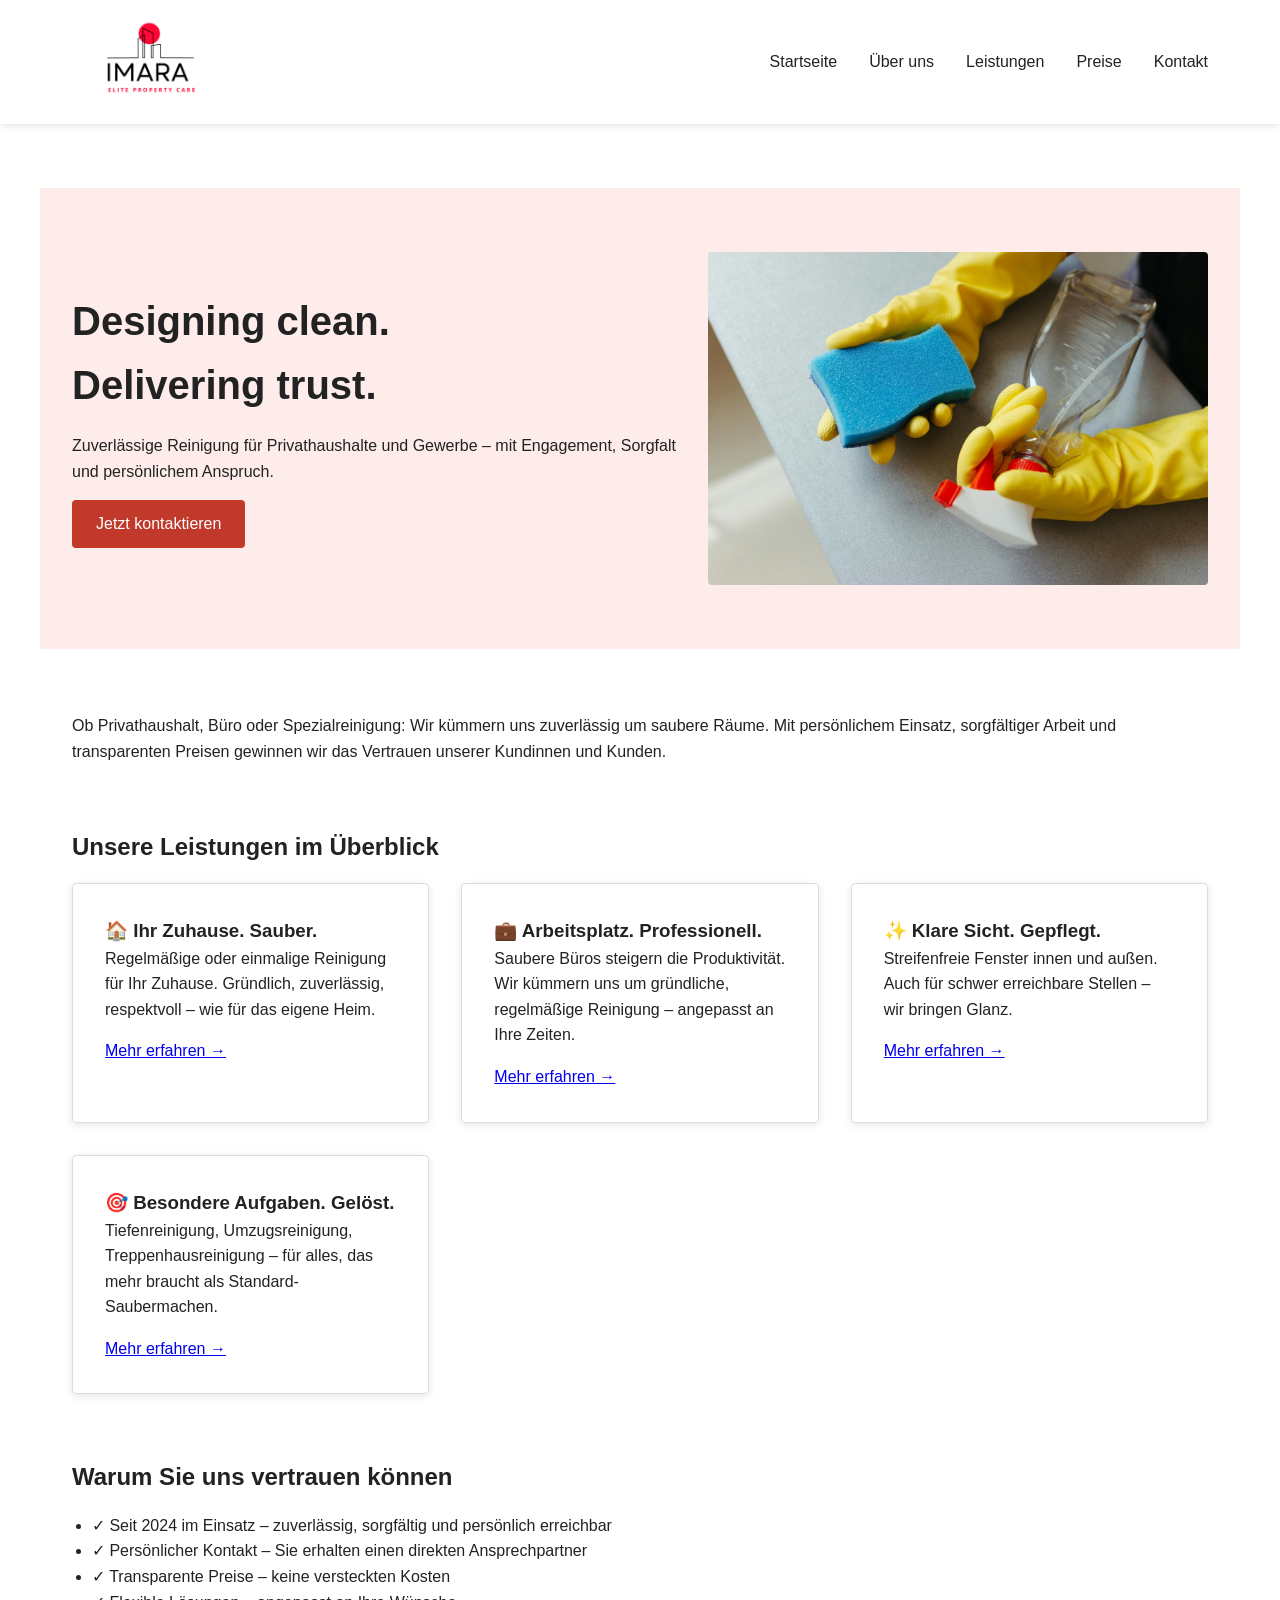
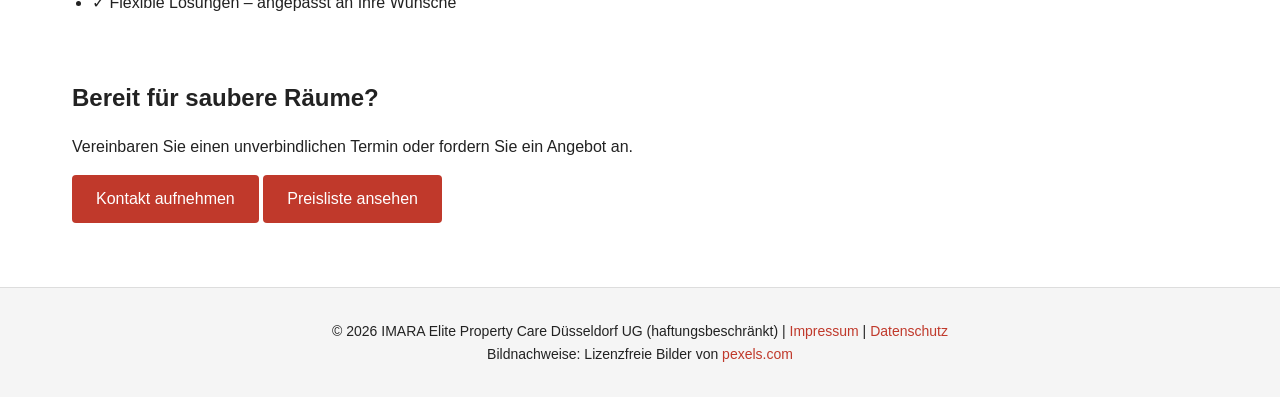
<file: index.html>
<!DOCTYPE html>
<html lang="de">
<head>
  <meta charset="UTF-8">
  <link rel="icon" href="assets/images/icons/favicon.ico" type="image/x-icon">
  <meta name="viewport" content="width=device-width, initial-scale=1.0">
  <meta name="description" content="Professionelle Gebäudereinigung in Düsseldorf – IMARA Elite Property Care Düsseldorf UG (haftungsbeschränkt). Büroreinigung, Praxisreinigung, Haushaltsreinigung & mehr. Jetzt Angebot anfordern!">
  <title>Gebäudereinigung Düsseldorf | IMARA Elite Property Care Düsseldorf UG (haftungsbeschränkt)</title>
  <link rel="canonical" href="https://www.imara-epc.de/">
  <link rel="stylesheet" href="assets/css/variables.css">
  <link rel="stylesheet" href="assets/css/style.css">
  <link rel="stylesheet" href="assets/css/responsive.css">
</head>
<body>
  <header>
    <nav>
      <a href="index.html"><img src="assets/images/logo/logo_imara_small.png" alt="IMARA Elite Property Care Düsseldorf UG (haftungsbeschränkt)" width="150"></a>
      <button class="nav-toggle" aria-label="Menü öffnen" aria-expanded="false">☰</button>
      <ul>
        <li><a href="index.html">Startseite</a></li>
        <li><a href="about.html">Über uns</a></li>
        <li><a href="services.html">Leistungen</a></li>
        <li><a href="pricing.html">Preise</a></li>
        <li><a href="contact.html">Kontakt</a></li>
      </ul>
    </nav>
  </header>

  <main>
    <section class="hero layout-split">
      <div>
        <h1>Designing clean. <br> Delivering trust.</h1>
        <p class="hero-copy">Zuverlässige Reinigung für Privathaushalte und Gewerbe – mit Engagement, Sorgfalt und persönlichem Anspruch.</p>
        <a href="contact.html" class="btn-primary">Jetzt kontaktieren</a>
      </div>
      <img src="assets/images/pictures/bild_1.jpg" alt="Professionelle Gebäudereinigung in Düsseldorf – IMARA Elite Property Care Düsseldorf UG (haftungsbeschränkt)" width="1600" decoding="async" fetchpriority="high">
    </section>

    <section class="intro">
      <p>Ob Privathaushalt, Büro oder Spezialreinigung: Wir kümmern uns zuverlässig um saubere Räume. Mit persönlichem Einsatz, sorgfältiger Arbeit und transparenten Preisen gewinnen wir das Vertrauen unserer Kundinnen und Kunden.</p>
    </section>

    <section class="services-overview">
      <h2>Unsere Leistungen im Überblick</h2>
      <div class="services-grid">
        <div class="service-card">
          <h3>🏠 Ihr Zuhause. Sauber.</h3>
          <p>Regelmäßige oder einmalige Reinigung für Ihr Zuhause. Gründlich, zuverlässig, respektvoll – wie für das eigene Heim.</p>
          <a href="services.html">Mehr erfahren →</a>
        </div>
        <div class="service-card">
          <h3>💼 Arbeitsplatz. Professionell.</h3>
          <p>Saubere Büros steigern die Produktivität. Wir kümmern uns um gründliche, regelmäßige Reinigung – angepasst an Ihre Zeiten.</p>
          <a href="services.html">Mehr erfahren →</a>
        </div>
        <div class="service-card">
          <h3>✨ Klare Sicht. Gepflegt.</h3>
          <p>Streifenfreie Fenster innen und außen. Auch für schwer erreichbare Stellen – wir bringen Glanz.</p>
          <a href="services.html">Mehr erfahren →</a>
        </div>
        <div class="service-card">
          <h3>🎯 Besondere Aufgaben. Gelöst.</h3>
          <p>Tiefenreinigung, Umzugsreinigung, Treppenhausreinigung – für alles, das mehr braucht als Standard-Saubermachen.</p>
          <a href="services.html">Mehr erfahren →</a>
        </div>
      </div>
    </section>

    <section class="trust">
      <h2>Warum Sie uns vertrauen können</h2>
      <ul>
        <li>✓ Seit 2024 im Einsatz – zuverlässig, sorgfältig und persönlich erreichbar</li>
        <li>✓ Persönlicher Kontakt – Sie erhalten einen direkten Ansprechpartner</li>
        <li>✓ Transparente Preise – keine versteckten Kosten</li>
        <li>✓ Flexible Lösungen – angepasst an Ihre Wünsche</li>
      </ul>
    </section>

    <section class="cta">
      <h2>Bereit für saubere Räume?</h2>
      <p class="cta-copy">Vereinbaren Sie einen unverbindlichen Termin oder fordern Sie ein Angebot an.</p>
      <a href="contact.html" class="btn-primary">Kontakt aufnehmen</a>
      <a href="pricing.html" class="btn-primary">Preisliste ansehen</a>
    </section>
  </main>

  <footer>
    <p>&copy; 2026 IMARA Elite Property Care Düsseldorf UG (haftungsbeschränkt) | <a href="impressum.html">Impressum</a> | <a href="datenschutz.html">Datenschutz</a></p>
    <p>Bildnachweise: Lizenzfreie Bilder von <a href="https://www.pexels.com" target="_blank" rel="noopener noreferrer">pexels.com</a></p>
  </footer>

  <script src="assets/js/main.js" defer></script>
  <script type="application/ld+json">
  {
    "@context": "https://schema.org",
    "@type": "LocalBusiness",
    "name": "IMARA Elite Property Care Düsseldorf UG (haftungsbeschränkt)",
    "description": "Professionelle Gebäudereinigung in Düsseldorf – Büroreinigung, Praxisreinigung, Haushaltsreinigung und mehr.",
    "url": "https://www.imara-epc.de",
    "telephone": "+4915226857715",
    "email": "info@imara-epc.de",
    "address": {
      "@type": "PostalAddress",
      "streetAddress": "Karl-Anton-Str. 17",
      "addressLocality": "Düsseldorf",
      "postalCode": "40211",
      "addressCountry": "DE"
    },
    "geo": {
      "@type": "GeoCoordinates",
      "latitude": 51.2217,
      "longitude": 6.7762
    },
    "openingHoursSpecification": {
      "@type": "OpeningHoursSpecification",
      "dayOfWeek": ["Monday","Tuesday","Wednesday","Thursday","Friday"],
      "opens": "08:00",
      "closes": "18:00"
    },
    "priceRange": "€€",
    "areaServed": {
      "@type": "City",
      "name": "Düsseldorf"
    },
    "sameAs": []
  }
  </script>
</body>
</html>
</file>
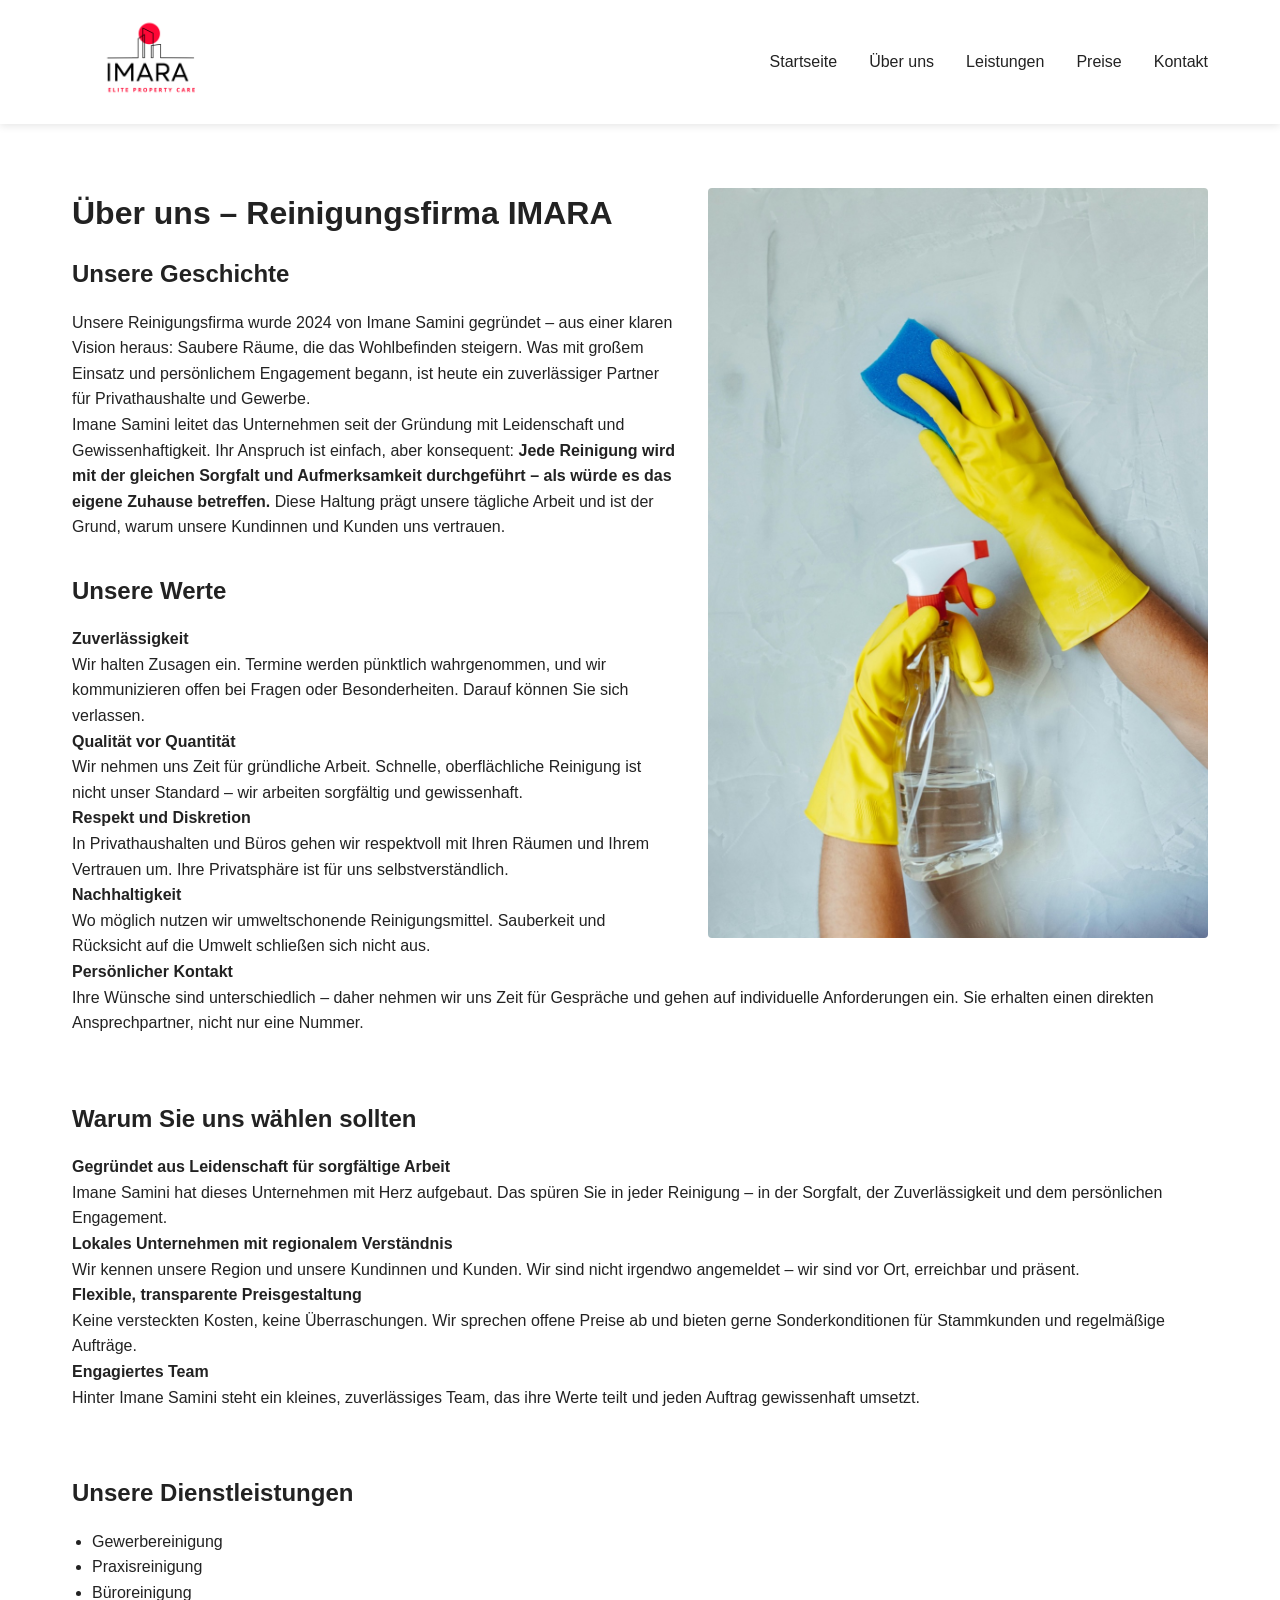
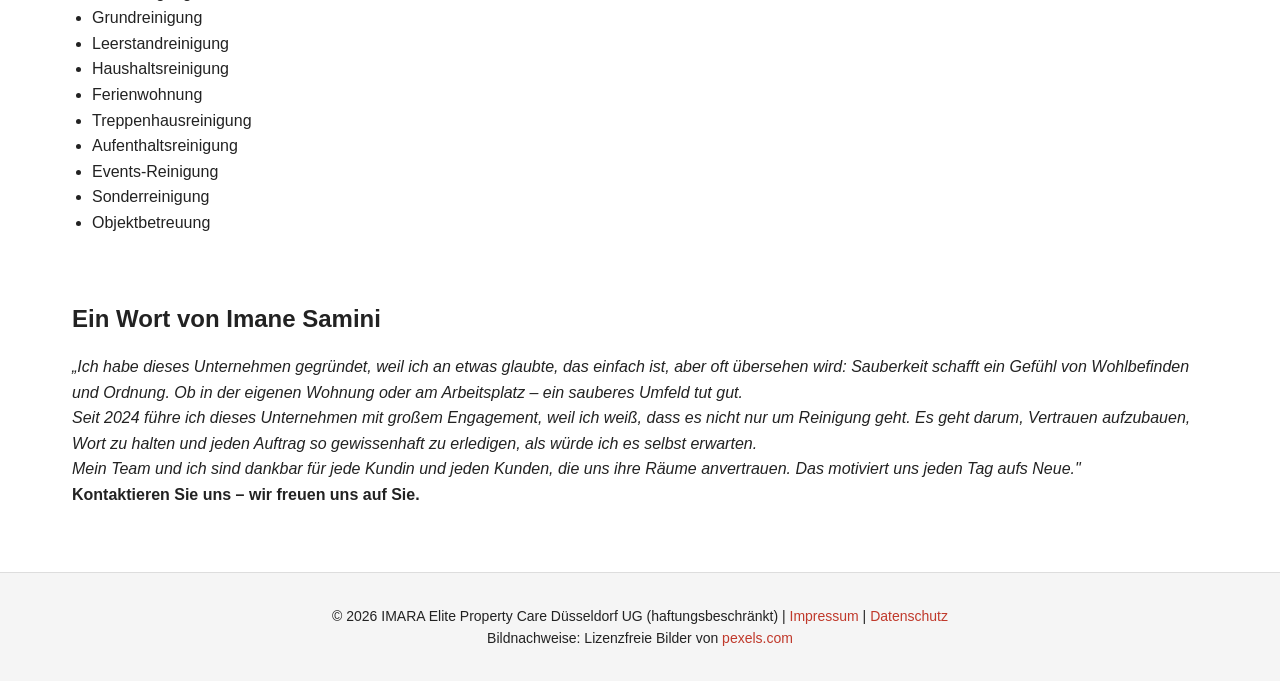
<file: about.html>
<!DOCTYPE html>
<html lang="de">
<head>
  <meta charset="UTF-8">
  <link rel="icon" href="assets/images/icons/favicon.ico" type="image/x-icon">
  <meta name="viewport" content="width=device-width, initial-scale=1.0">
  <meta name="description" content="IMARA Elite Property Care Düsseldorf UG (haftungsbeschränkt) – seit 2024 Ihre zuverlässige Reinigungsfirma in Düsseldorf. Erfahren Sie mehr über unsere Geschichte, Werte und Leistungen.">
  <title>Über uns | IMARA Elite Property Care Düsseldorf UG (haftungsbeschränkt)</title>
  <link rel="canonical" href="https://www.imara-epc.de/about.html">
  <link rel="stylesheet" href="assets/css/variables.css">
  <link rel="stylesheet" href="assets/css/style.css?v=about-layout-20260524">
  <link rel="stylesheet" href="assets/css/responsive.css?v=about-layout-20260524">
</head>
<body>
  <header>
    <nav>
      <a href="index.html"><img src="assets/images/logo/logo_imara_small.png" alt="IMARA Elite Property Care Düsseldorf UG (haftungsbeschränkt)" width="150"></a>
      <button class="nav-toggle" aria-label="Menü öffnen" aria-expanded="false">☰</button>
      <ul>
        <li><a href="index.html">Startseite</a></li>
        <li><a href="about.html">Über uns</a></li>
        <li><a href="services.html">Leistungen</a></li>
        <li><a href="pricing.html">Preise</a></li>
        <li><a href="contact.html">Kontakt</a></li>
      </ul>
    </nav>
  </header>

  <main>
    <div class="about-layout">
      <img src="assets/images/pictures/bild_2.jpg" alt="Team IMARA Elite Property Care Düsseldorf UG (haftungsbeschränkt) – Reinigungsservice Düsseldorf" class="about-float-img" width="1066" loading="lazy" decoding="async">

      <section class="company-story">
        <h1>Über uns – Reinigungsfirma IMARA</h1>
        <h2>Unsere Geschichte</h2>
        <p>Unsere Reinigungsfirma wurde 2024 von Imane Samini gegründet – aus einer klaren Vision heraus: Saubere Räume, die das Wohlbefinden steigern. Was mit großem Einsatz und persönlichem Engagement begann, ist heute ein zuverlässiger Partner für Privathaushalte und Gewerbe.</p>
        <p>Imane Samini leitet das Unternehmen seit der Gründung mit Leidenschaft und Gewissenhaftigkeit. Ihr Anspruch ist einfach, aber konsequent: <strong>Jede Reinigung wird mit der gleichen Sorgfalt und Aufmerksamkeit durchgeführt – als würde es das eigene Zuhause betreffen.</strong> Diese Haltung prägt unsere tägliche Arbeit und ist der Grund, warum unsere Kundinnen und Kunden uns vertrauen.</p>
      </section>
      <section class="values values--spaced">
        <h2>Unsere Werte</h2>
        <p><strong>Zuverlässigkeit</strong><br>
        Wir halten Zusagen ein. Termine werden pünktlich wahrgenommen, und wir kommunizieren offen bei Fragen oder Besonderheiten. Darauf können Sie sich verlassen.</p>
        <p><strong>Qualität vor Quantität</strong><br>
        Wir nehmen uns Zeit für gründliche Arbeit. Schnelle, oberflächliche Reinigung ist nicht unser Standard – wir arbeiten sorgfältig und gewissenhaft.</p>
        <p><strong>Respekt und Diskretion</strong><br>
        In Privathaushalten und Büros gehen wir respektvoll mit Ihren Räumen und Ihrem Vertrauen um. Ihre Privatsphäre ist für uns selbstverständlich.</p>
        <p><strong>Nachhaltigkeit</strong><br>
        Wo möglich nutzen wir umweltschonende Reinigungsmittel. Sauberkeit und Rücksicht auf die Umwelt schließen sich nicht aus.</p>
        <p><strong>Persönlicher Kontakt</strong><br>
        Ihre Wünsche sind unterschiedlich – daher nehmen wir uns Zeit für Gespräche und gehen auf individuelle Anforderungen ein. Sie erhalten einen direkten Ansprechpartner, nicht nur eine Nummer.</p>
      </section>

    </div>

    <section class="why-us">
      <h2>Warum Sie uns wählen sollten</h2>
      <p><strong>Gegründet aus Leidenschaft für sorgfältige Arbeit</strong><br>
      Imane Samini hat dieses Unternehmen mit Herz aufgebaut. Das spüren Sie in jeder Reinigung – in der Sorgfalt, der Zuverlässigkeit und dem persönlichen Engagement.</p>
      <p><strong>Lokales Unternehmen mit regionalem Verständnis</strong><br>
      Wir kennen unsere Region und unsere Kundinnen und Kunden. Wir sind nicht irgendwo angemeldet – wir sind vor Ort, erreichbar und präsent.</p>
      <p><strong>Flexible, transparente Preisgestaltung</strong><br>
      Keine versteckten Kosten, keine Überraschungen. Wir sprechen offene Preise ab und bieten gerne Sonderkonditionen für Stammkunden und regelmäßige Aufträge.</p>
      <p><strong>Engagiertes Team</strong><br>
      Hinter Imane Samini steht ein kleines, zuverlässiges Team, das ihre Werte teilt und jeden Auftrag gewissenhaft umsetzt.</p>
    </section>

    <section class="services-overview">
      <h2>Unsere Dienstleistungen</h2>
      <ul>
        <li>Gewerbereinigung</li>
        <li>Praxisreinigung</li>
        <li>Büroreinigung</li>
        <li>Grundreinigung</li>
        <li>Leerstandreinigung</li>
        <li>Haushaltsreinigung</li>
        <li>Ferienwohnung</li>
        <li>Treppenhausreinigung</li>
        <li>Aufenthaltsreinigung</li>
        <li>Events-Reinigung</li>
        <li>Sonderreinigung</li>
        <li>Objektbetreuung</li>
      </ul>
    </section>

    <section class="quote">
      <h2>Ein Wort von Imane Samini</h2>
      <blockquote>
        <p><em>„Ich habe dieses Unternehmen gegründet, weil ich an etwas glaubte, das einfach ist, aber oft übersehen wird: Sauberkeit schafft ein Gefühl von Wohlbefinden und Ordnung. Ob in der eigenen Wohnung oder am Arbeitsplatz – ein sauberes Umfeld tut gut.</em></p>
        <p><em>Seit 2024 führe ich dieses Unternehmen mit großem Engagement, weil ich weiß, dass es nicht nur um Reinigung geht. Es geht darum, Vertrauen aufzubauen, Wort zu halten und jeden Auftrag so gewissenhaft zu erledigen, als würde ich es selbst erwarten.</em></p>
        <p><em>Mein Team und ich sind dankbar für jede Kundin und jeden Kunden, die uns ihre Räume anvertrauen. Das motiviert uns jeden Tag aufs Neue."</em></p>
      </blockquote>
      <p><strong>Kontaktieren Sie uns – wir freuen uns auf Sie.</strong></p>
    </section>
  </main>

  <footer>
    <p>&copy; 2026 IMARA Elite Property Care Düsseldorf UG (haftungsbeschränkt) | <a href="impressum.html">Impressum</a> | <a href="datenschutz.html">Datenschutz</a></p>
    <p>Bildnachweise: Lizenzfreie Bilder von <a href="https://www.pexels.com" target="_blank" rel="noopener noreferrer">pexels.com</a></p>
  </footer>

  <script src="assets/js/main.js" defer></script>
</body>
</html>
</file>
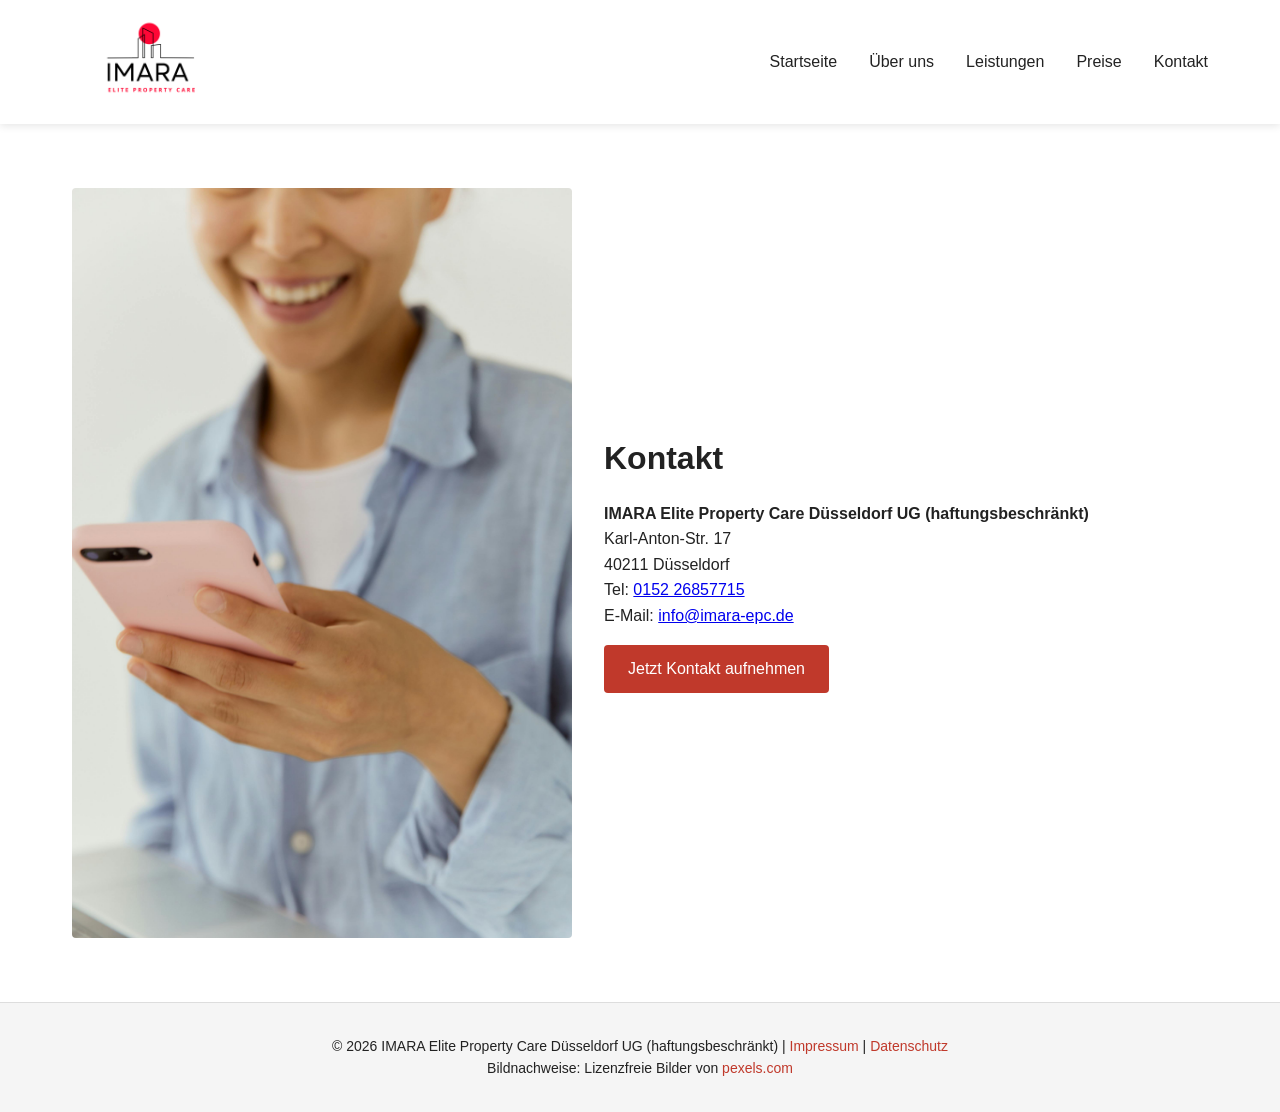
<file: contact.html>
<!DOCTYPE html>
<html lang="de">
<head>
  <meta charset="UTF-8">
  <link rel="icon" href="assets/images/icons/favicon.ico" type="image/x-icon">
  <meta name="viewport" content="width=device-width, initial-scale=1.0">
  <meta name="description" content="Kontaktieren Sie IMARA Elite Property Care Düsseldorf UG (haftungsbeschränkt) in Düsseldorf. Tel: 0152 26857715 – Ihr Reinigungsservice für Büros, Praxen, Gewerbe und Privathaushalte.">
  <title>Kontakt | IMARA Elite Property Care Düsseldorf UG (haftungsbeschränkt)</title>
  <link rel="canonical" href="https://www.imara-epc.de/contact.html">
  <link rel="stylesheet" href="assets/css/variables.css">
  <link rel="stylesheet" href="assets/css/style.css">
  <link rel="stylesheet" href="assets/css/responsive.css">
</head>
<body>
  <header>
    <nav>
      <a href="index.html"><img src="assets/images/logo/logo_imara_small.png" alt="IMARA Elite Property Care Düsseldorf UG (haftungsbeschränkt)" width="150"></a>
      <button class="nav-toggle" aria-label="Menü öffnen" aria-expanded="false">☰</button>
      <ul>
        <li><a href="index.html">Startseite</a></li>
        <li><a href="about.html">Über uns</a></li>
        <li><a href="services.html">Leistungen</a></li>
        <li><a href="pricing.html">Preise</a></li>
        <li><a href="contact.html">Kontakt</a></li>
      </ul>
    </nav>
  </header>
  <main>
    <section class="contact-info layout-split">
      <img src="assets/images/pictures/contact.jpg" alt="Kontakt IMARA Elite Property Care Düsseldorf UG (haftungsbeschränkt)">
      <div>
        <h1>Kontakt</h1>
        <p><strong>IMARA Elite Property Care Düsseldorf UG (haftungsbeschränkt)</strong></p>
        <p>Karl-Anton-Str. 17<br>40211 Düsseldorf</p>
        <p>Tel: <a href="tel:+4915226857715">0152 26857715</a></p>
        <p>E-Mail: <a href="mailto:info@imara-epc.de?subject=Reinigungsanfrage%20an%20Imara%20EPC%20D%C3%BCsseldorf%20UG&body=">info@imara-epc.de</a></p>
        <a href="mailto:info@imara-epc.de?subject=Reinigungsanfrage%20an%20Imara%20EPC%20D%C3%BCsseldorf%20UG&body=" class="btn-primary contact-cta">Jetzt Kontakt aufnehmen</a>
      </div>
    </section>

  </main>

  <footer>
    <p>&copy; 2026 IMARA Elite Property Care Düsseldorf UG (haftungsbeschränkt) | <a href="impressum.html">Impressum</a> | <a href="datenschutz.html">Datenschutz</a></p>
    <p>Bildnachweise: Lizenzfreie Bilder von <a href="https://www.pexels.com" target="_blank" rel="noopener noreferrer">pexels.com</a></p>
  </footer>

  <script src="assets/js/main.js" defer></script>
</body>
</html>
</file>
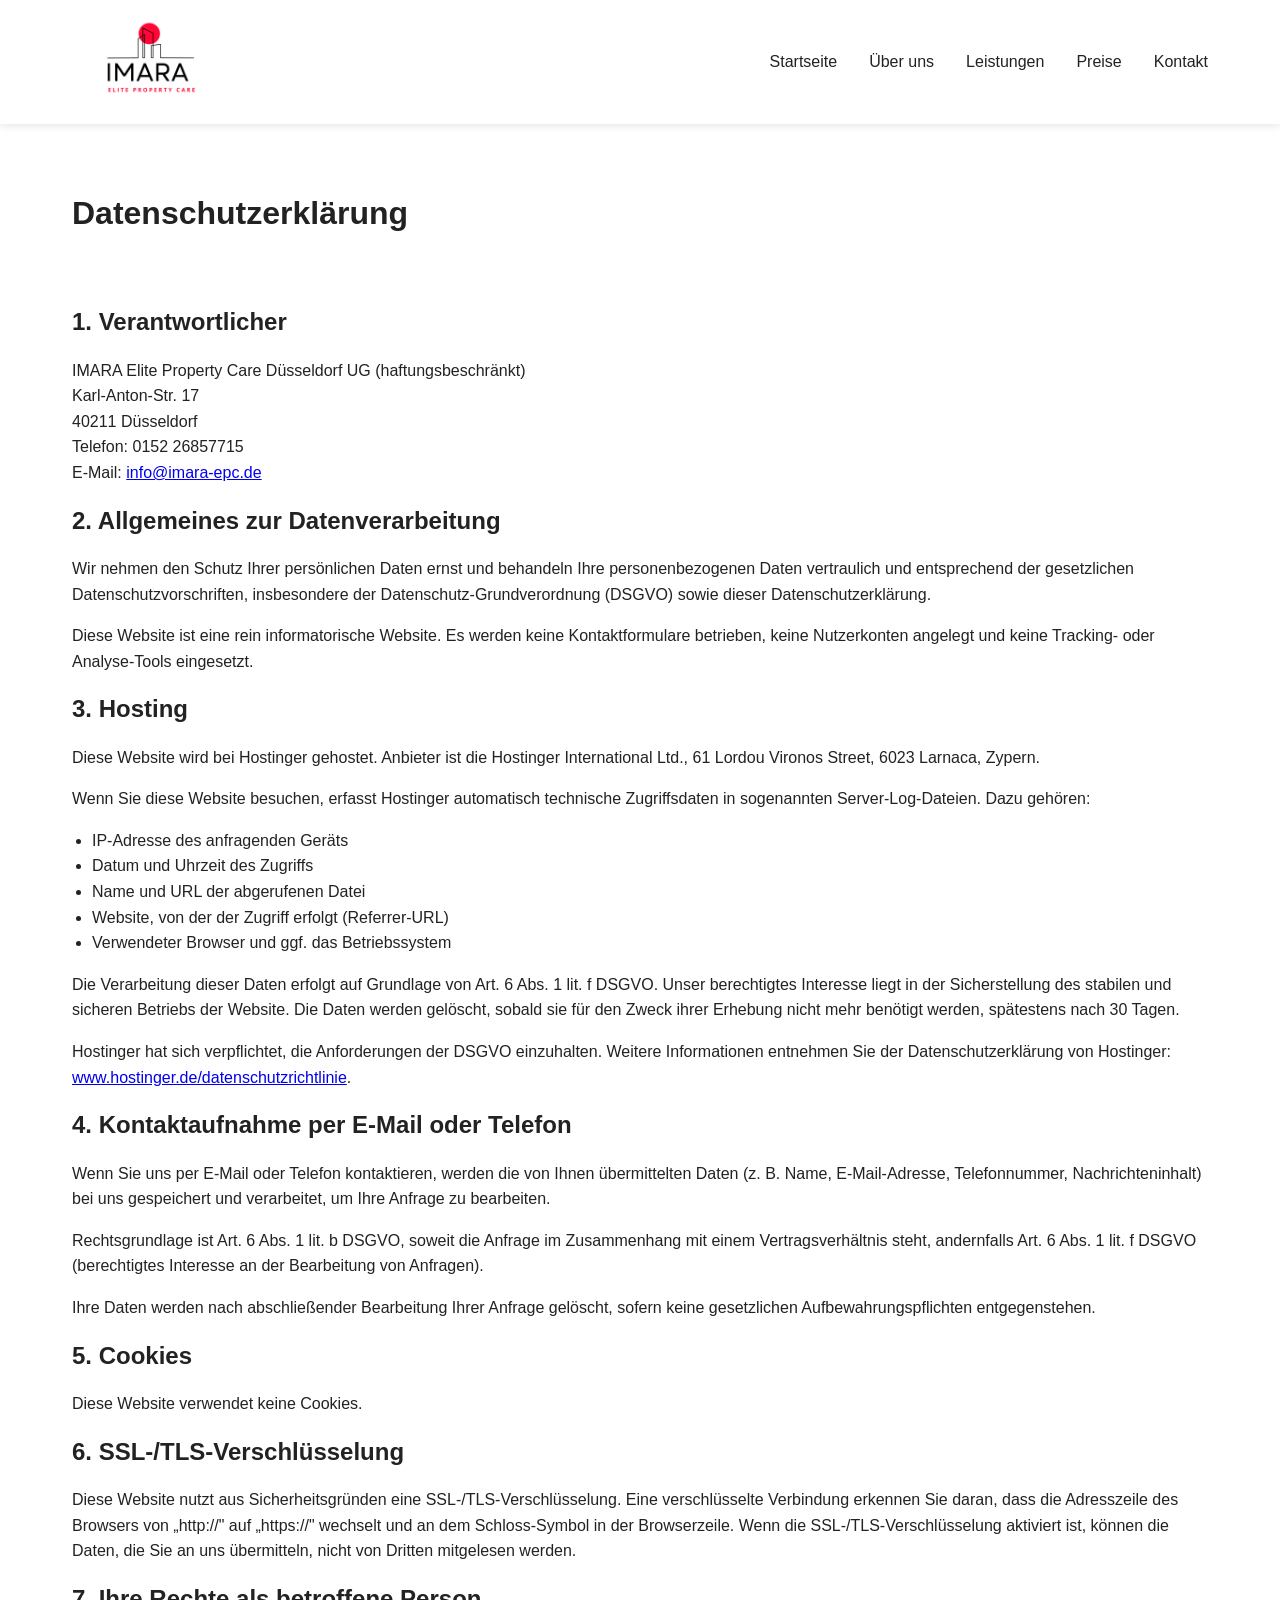
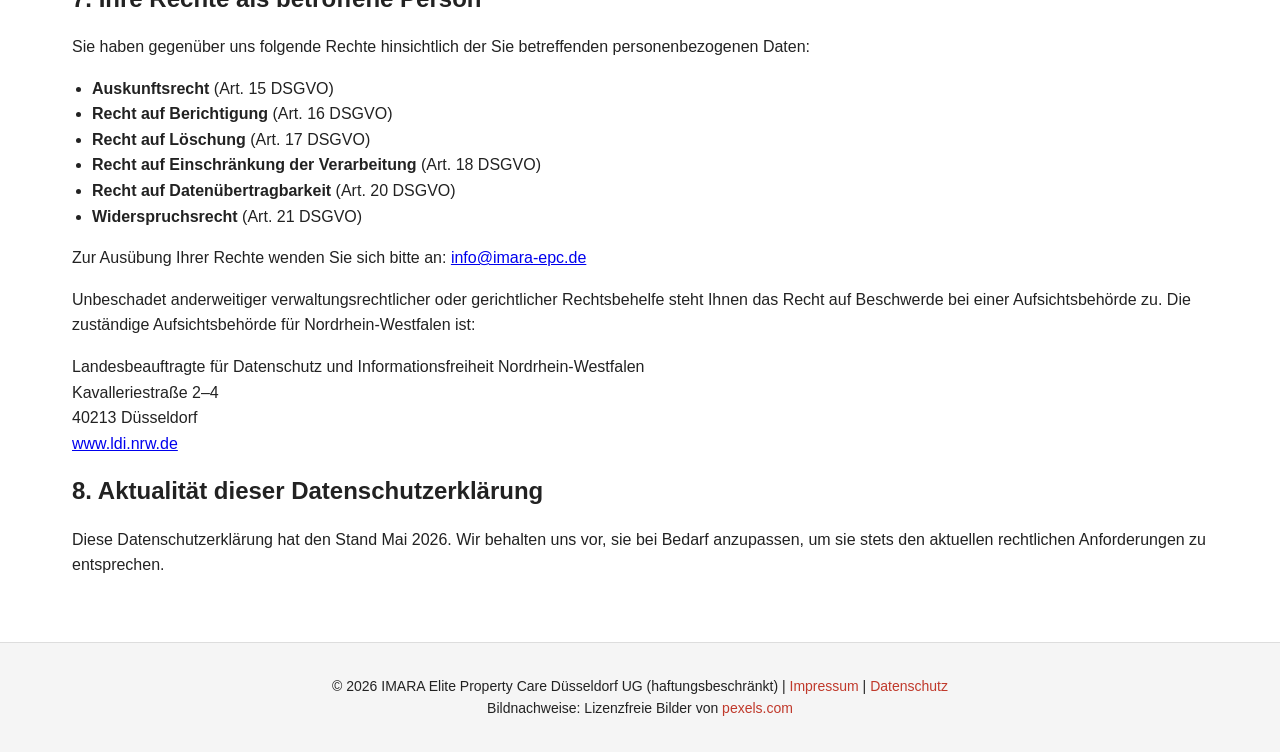
<file: datenschutz.html>
<!DOCTYPE html>
<html lang="de">
<head>
  <meta charset="UTF-8">
  <link rel="icon" href="assets/images/icons/favicon.ico" type="image/x-icon">
  <meta name="viewport" content="width=device-width, initial-scale=1.0">
  <meta name="robots" content="noindex">
  <link rel="canonical" href="https://www.imara-epc.de/datenschutz.html">
  <title>Datenschutzerklärung | IMARA Elite Property Care Düsseldorf UG (haftungsbeschränkt)</title>
  <link rel="stylesheet" href="assets/css/variables.css">
  <link rel="stylesheet" href="assets/css/style.css">
  <link rel="stylesheet" href="assets/css/responsive.css">
</head>
<body>
  <header>
    <nav>
      <a href="index.html"><img src="assets/images/logo/logo_imara_small.png" alt="IMARA Elite Property Care Düsseldorf UG (haftungsbeschränkt)" width="150"></a>
      <button class="nav-toggle" aria-label="Menü öffnen" aria-expanded="false">☰</button>
      <ul>
        <li><a href="index.html">Startseite</a></li>
        <li><a href="about.html">Über uns</a></li>
        <li><a href="services.html">Leistungen</a></li>
        <li><a href="pricing.html">Preise</a></li>
        <li><a href="contact.html">Kontakt</a></li>
      </ul>
    </nav>
  </header>

  <main>
    <h1>Datenschutzerklärung</h1>

    <h2>1. Verantwortlicher</h2>
    <p>
      IMARA Elite Property Care Düsseldorf UG (haftungsbeschränkt)<br>
      Karl-Anton-Str. 17<br>
      40211 Düsseldorf<br>
      Telefon: 0152 26857715<br>
      E-Mail: <a href="mailto:info@imara-epc.de">info@imara-epc.de</a>
    </p>

    <h2>2. Allgemeines zur Datenverarbeitung</h2>
    <p>Wir nehmen den Schutz Ihrer persönlichen Daten ernst und behandeln Ihre personenbezogenen Daten vertraulich und entsprechend der gesetzlichen Datenschutzvorschriften, insbesondere der Datenschutz-Grundverordnung (DSGVO) sowie dieser Datenschutzerklärung.</p>
    <p>Diese Website ist eine rein informatorische Website. Es werden keine Kontaktformulare betrieben, keine Nutzerkonten angelegt und keine Tracking- oder Analyse-Tools eingesetzt.</p>

    <h2>3. Hosting</h2>
    <p>Diese Website wird bei Hostinger gehostet. Anbieter ist die Hostinger International Ltd., 61 Lordou Vironos Street, 6023 Larnaca, Zypern.</p>
    <p>Wenn Sie diese Website besuchen, erfasst Hostinger automatisch technische Zugriffsdaten in sogenannten Server-Log-Dateien. Dazu gehören:</p>
          <ul>
      <li>IP-Adresse des anfragenden Geräts</li>
      <li>Datum und Uhrzeit des Zugriffs</li>
      <li>Name und URL der abgerufenen Datei</li>
      <li>Website, von der der Zugriff erfolgt (Referrer-URL)</li>
      <li>Verwendeter Browser und ggf. das Betriebssystem</li>
    </ul>
    <p>Die Verarbeitung dieser Daten erfolgt auf Grundlage von Art. 6 Abs. 1 lit. f DSGVO. Unser berechtigtes Interesse liegt in der Sicherstellung des stabilen und sicheren Betriebs der Website. Die Daten werden gelöscht, sobald sie für den Zweck ihrer Erhebung nicht mehr benötigt werden, spätestens nach 30 Tagen.</p>
    <p>Hostinger hat sich verpflichtet, die Anforderungen der DSGVO einzuhalten. Weitere Informationen entnehmen Sie der Datenschutzerklärung von Hostinger: <a href="https://www.hostinger.de/datenschutzrichtlinie" target="_blank" rel="noopener noreferrer">www.hostinger.de/datenschutzrichtlinie</a>.</p>

    <h2>4. Kontaktaufnahme per E-Mail oder Telefon</h2>
    <p>Wenn Sie uns per E-Mail oder Telefon kontaktieren, werden die von Ihnen übermittelten Daten (z. B. Name, E-Mail-Adresse, Telefonnummer, Nachrichteninhalt) bei uns gespeichert und verarbeitet, um Ihre Anfrage zu bearbeiten.</p>
    <p>Rechtsgrundlage ist Art. 6 Abs. 1 lit. b DSGVO, soweit die Anfrage im Zusammenhang mit einem Vertragsverhältnis steht, andernfalls Art. 6 Abs. 1 lit. f DSGVO (berechtigtes Interesse an der Bearbeitung von Anfragen).</p>
    <p>Ihre Daten werden nach abschließender Bearbeitung Ihrer Anfrage gelöscht, sofern keine gesetzlichen Aufbewahrungspflichten entgegenstehen.</p>

    <h2>5. Cookies</h2>
    <p>Diese Website verwendet keine Cookies.</p>

    <h2>6. SSL-/TLS-Verschlüsselung</h2>
    <p>Diese Website nutzt aus Sicherheitsgründen eine SSL-/TLS-Verschlüsselung. Eine verschlüsselte Verbindung erkennen Sie daran, dass die Adresszeile des Browsers von „http://" auf „https://" wechselt und an dem Schloss-Symbol in der Browserzeile. Wenn die SSL-/TLS-Verschlüsselung aktiviert ist, können die Daten, die Sie an uns übermitteln, nicht von Dritten mitgelesen werden.</p>

    <h2>7. Ihre Rechte als betroffene Person</h2>
    <p>Sie haben gegenüber uns folgende Rechte hinsichtlich der Sie betreffenden personenbezogenen Daten:</p>
          <ul>
      <li><strong>Auskunftsrecht</strong> (Art. 15 DSGVO)</li>
      <li><strong>Recht auf Berichtigung</strong> (Art. 16 DSGVO)</li>
      <li><strong>Recht auf Löschung</strong> (Art. 17 DSGVO)</li>
      <li><strong>Recht auf Einschränkung der Verarbeitung</strong> (Art. 18 DSGVO)</li>
      <li><strong>Recht auf Datenübertragbarkeit</strong> (Art. 20 DSGVO)</li>
      <li><strong>Widerspruchsrecht</strong> (Art. 21 DSGVO)</li>
    </ul>
    <p>Zur Ausübung Ihrer Rechte wenden Sie sich bitte an: <a href="mailto:info@imara-epc.de">info@imara-epc.de</a></p>
    <p>Unbeschadet anderweitiger verwaltungsrechtlicher oder gerichtlicher Rechtsbehelfe steht Ihnen das Recht auf Beschwerde bei einer Aufsichtsbehörde zu. Die zuständige Aufsichtsbehörde für Nordrhein-Westfalen ist:</p>
    <p>
      Landesbeauftragte für Datenschutz und Informationsfreiheit Nordrhein-Westfalen<br>
      Kavalleriestraße 2–4<br>
      40213 Düsseldorf<br>
      <a href="https://www.ldi.nrw.de" target="_blank" rel="noopener noreferrer">www.ldi.nrw.de</a>
    </p>

    <h2>8. Aktualität dieser Datenschutzerklärung</h2>
    <p>Diese Datenschutzerklärung hat den Stand Mai 2026. Wir behalten uns vor, sie bei Bedarf anzupassen, um sie stets den aktuellen rechtlichen Anforderungen zu entsprechen.</p>
  </main>

  <footer>
    <p>&copy; 2026 IMARA Elite Property Care Düsseldorf UG (haftungsbeschränkt) | <a href="impressum.html">Impressum</a> | <a href="datenschutz.html">Datenschutz</a></p>
    <p>Bildnachweise: Lizenzfreie Bilder von <a href="https://www.pexels.com" target="_blank" rel="noopener noreferrer">pexels.com</a></p>
  </footer>

  <script src="assets/js/main.js" defer></script>
</body>
</html>
</file>
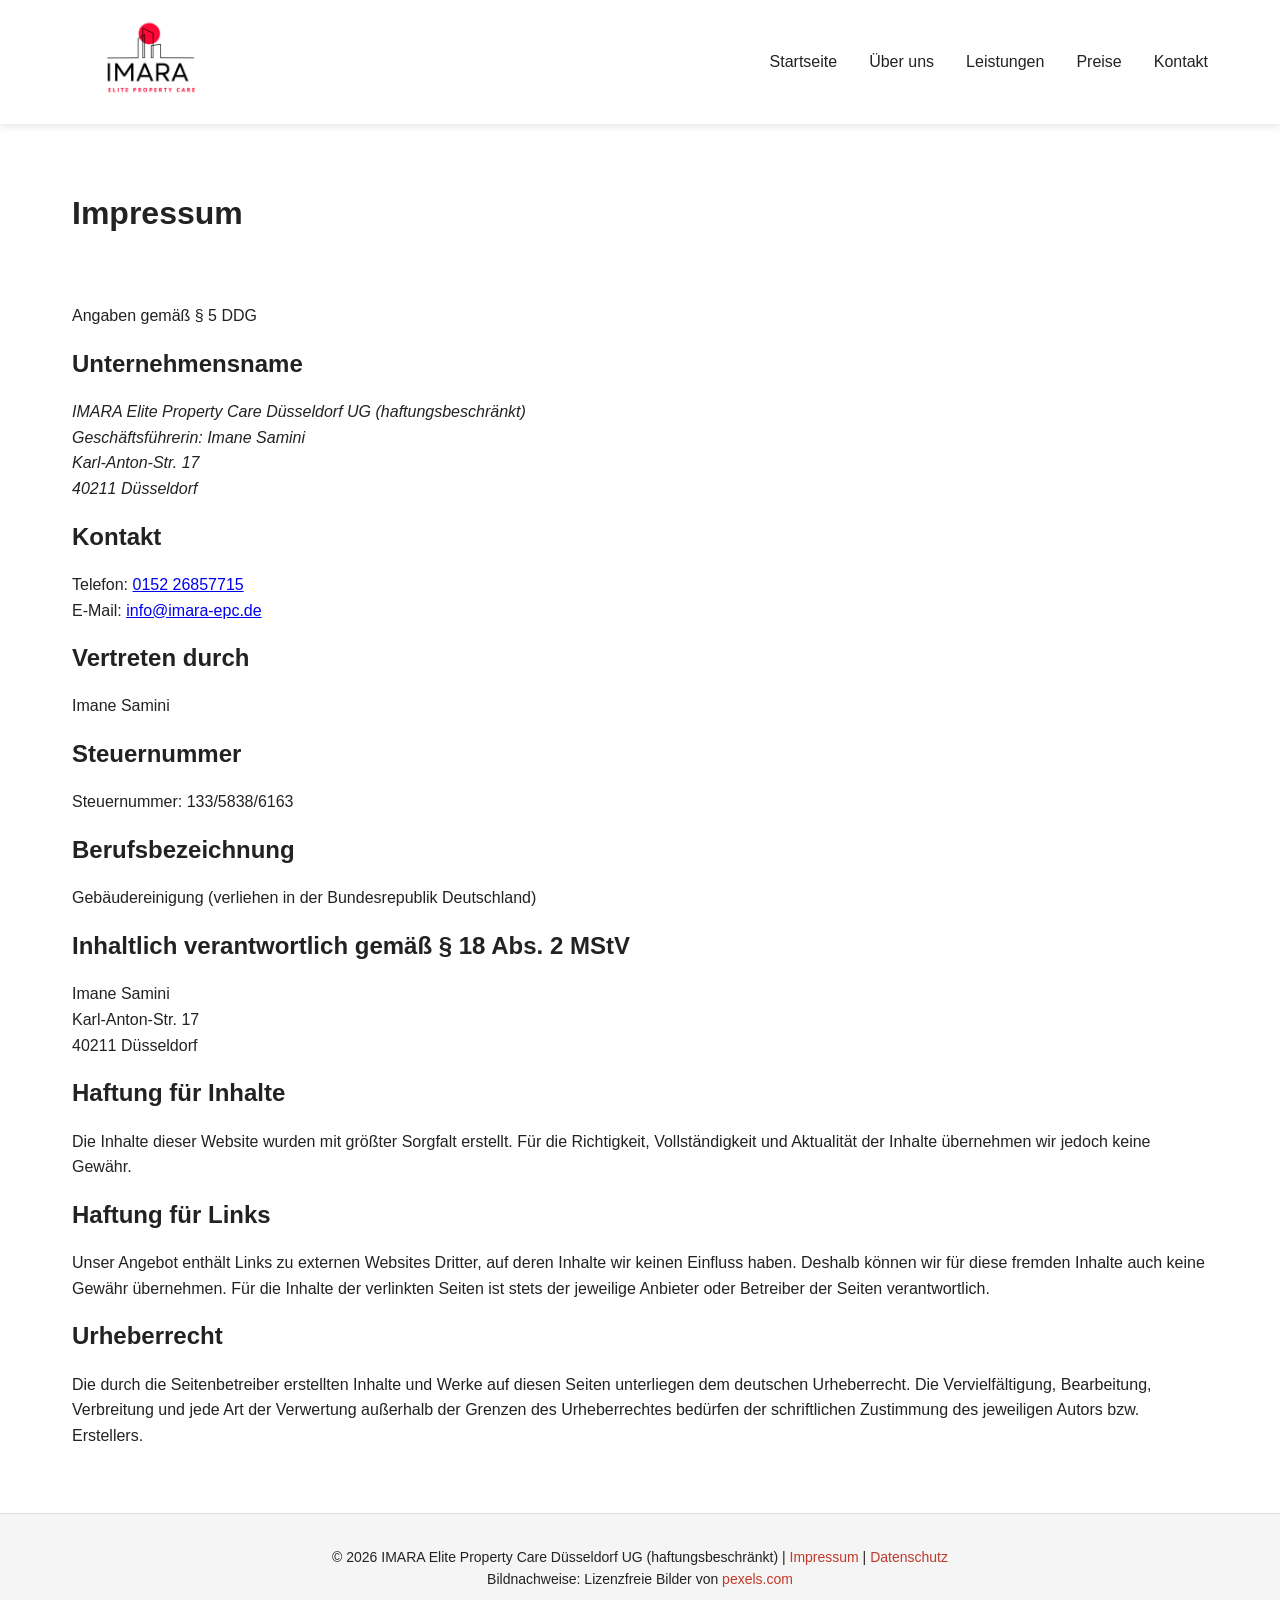
<file: impressum.html>
<!DOCTYPE html>
<html lang="de">
<head>
  <meta charset="UTF-8">
  <link rel="icon" href="assets/images/icons/favicon.ico" type="image/x-icon">
  <meta name="viewport" content="width=device-width, initial-scale=1.0">
  <meta name="robots" content="noindex">
  <link rel="canonical" href="https://www.imara-epc.de/impressum.html">
  <title>Impressum | IMARA Elite Property Care Düsseldorf UG (haftungsbeschränkt)</title>
  <link rel="stylesheet" href="assets/css/variables.css">
  <link rel="stylesheet" href="assets/css/style.css">
  <link rel="stylesheet" href="assets/css/responsive.css">
</head>
<body>
  <header>
    <nav>
      <a href="index.html"><img src="assets/images/logo/logo_imara_small.png" alt="IMARA Elite Property Care Düsseldorf UG (haftungsbeschränkt)" width="150"></a>
      <button class="nav-toggle" aria-label="Menü öffnen" aria-expanded="false">☰</button>
      <ul>
        <li><a href="index.html">Startseite</a></li>
        <li><a href="about.html">Über uns</a></li>
        <li><a href="services.html">Leistungen</a></li>
        <li><a href="pricing.html">Preise</a></li>
        <li><a href="contact.html">Kontakt</a></li>
      </ul>
    </nav>
  </header>

  <main>
    <h1>Impressum</h1>

    <p>Angaben gemäß § 5 DDG</p>

    <h2>Unternehmensname</h2>
    <address>
      IMARA Elite Property Care Düsseldorf UG (haftungsbeschränkt)<br>
      Geschäftsführerin: Imane Samini<br>
      Karl-Anton-Str. 17<br>
      40211 Düsseldorf
    </address>

    <h2>Kontakt</h2>
    <p>
      Telefon: <a href="tel:+4915226857715">0152 26857715</a><br>
      E-Mail: <a href="mailto:info@imara-epc.de">info@imara-epc.de</a>
    </p>

    <h2>Vertreten durch</h2>
    <p>Imane Samini</p>

    <h2>Steuernummer</h2>
    <p>Steuernummer: 133/5838/6163</p>

    <h2>Berufsbezeichnung</h2>
    <p>Gebäudereinigung (verliehen in der Bundesrepublik Deutschland)</p>

    <h2>Inhaltlich verantwortlich gemäß § 18 Abs. 2 MStV</h2>
    <p>
      Imane Samini<br>
      Karl-Anton-Str. 17<br>
      40211 Düsseldorf
    </p>

    <h2>Haftung für Inhalte</h2>
    <p>Die Inhalte dieser Website wurden mit größter Sorgfalt erstellt. Für die Richtigkeit, Vollständigkeit und Aktualität der Inhalte übernehmen wir jedoch keine Gewähr.</p>

    <h2>Haftung für Links</h2>
    <p>Unser Angebot enthält Links zu externen Websites Dritter, auf deren Inhalte wir keinen Einfluss haben. Deshalb können wir für diese fremden Inhalte auch keine Gewähr übernehmen. Für die Inhalte der verlinkten Seiten ist stets der jeweilige Anbieter oder Betreiber der Seiten verantwortlich.</p>

    <h2>Urheberrecht</h2>
    <p>Die durch die Seitenbetreiber erstellten Inhalte und Werke auf diesen Seiten unterliegen dem deutschen Urheberrecht. Die Vervielfältigung, Bearbeitung, Verbreitung und jede Art der Verwertung außerhalb der Grenzen des Urheberrechtes bedürfen der schriftlichen Zustimmung des jeweiligen Autors bzw. Erstellers.</p>
  </main>

  <footer>
    <p>&copy; 2026 IMARA Elite Property Care Düsseldorf UG (haftungsbeschränkt) | <a href="impressum.html">Impressum</a> | <a href="datenschutz.html">Datenschutz</a></p>
    <p>Bildnachweise: Lizenzfreie Bilder von <a href="https://www.pexels.com" target="_blank" rel="noopener noreferrer">pexels.com</a></p>
  </footer>

  <script src="assets/js/main.js" defer></script>
</body>
</html>
</file>
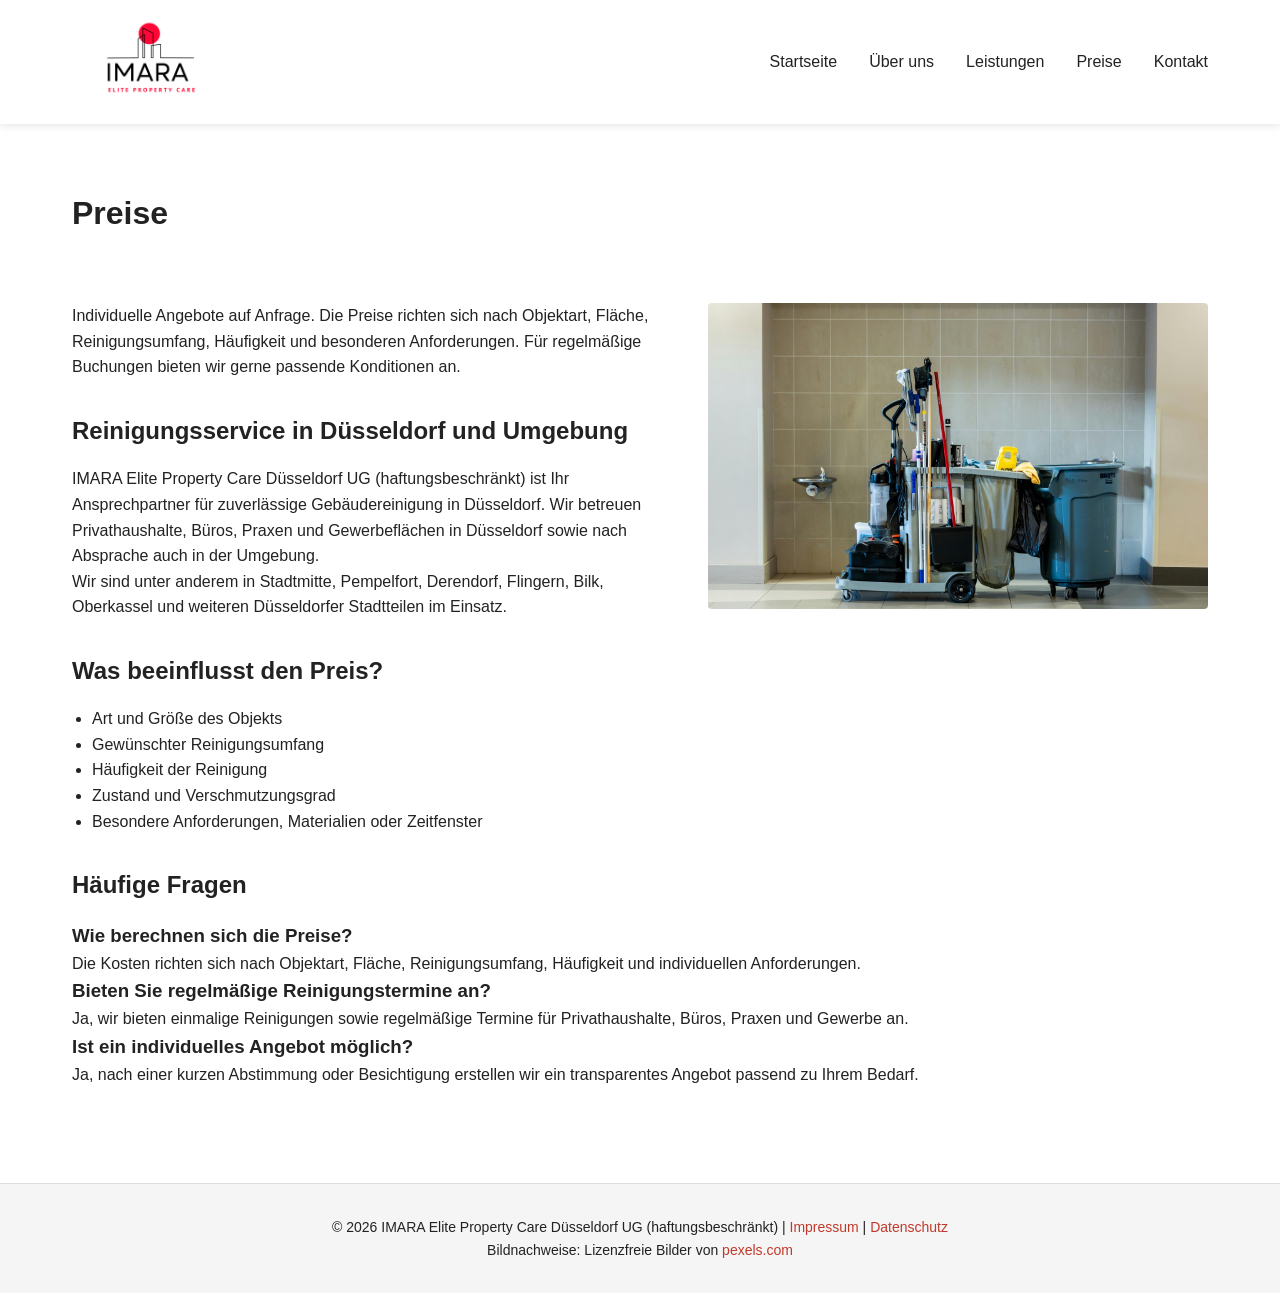
<file: pricing.html>
<!DOCTYPE html>
<html lang="de">
<head>
  <meta charset="UTF-8">
  <link rel="icon" href="assets/images/icons/favicon.ico" type="image/x-icon">
  <meta name="viewport" content="width=device-width, initial-scale=1.0">
  <meta name="description" content="Faire und transparente Preise für professionelle Reinigungsleistungen. IMARA Elite Property Care Düsseldorf UG (haftungsbeschränkt) – individuelle Angebote auf Anfrage, Rabatte für Stammkunden.">
  <title>Preise & Angebote | IMARA Elite Property Care Düsseldorf UG (haftungsbeschränkt)</title>
  <link rel="canonical" href="https://www.imara-epc.de/pricing.html">
  <link rel="stylesheet" href="assets/css/variables.css">
  <link rel="stylesheet" href="assets/css/style.css?v=pricing-layout-20260524-2">
  <link rel="stylesheet" href="assets/css/responsive.css?v=pricing-layout-20260524-2">
</head>
<body>
  <header>
    <nav>
      <a href="index.html"><img src="assets/images/logo/logo_imara_small.png" alt="IMARA Elite Property Care Düsseldorf UG (haftungsbeschränkt)" width="150"></a>
      <button class="nav-toggle" aria-label="Menü öffnen" aria-expanded="false">☰</button>
      <ul>
        <li><a href="index.html">Startseite</a></li>
        <li><a href="about.html">Über uns</a></li>
        <li><a href="services.html">Leistungen</a></li>
        <li><a href="pricing.html">Preise</a></li>
        <li><a href="contact.html">Kontakt</a></li>
      </ul>
    </nav>
  </header>

  <main>
    <h1>Preise</h1>

    <section class="pricing-content">
      <img class="pricing-float-img" src="assets/images/pictures/bild_3.jpg" alt="Transparente Preise für Reinigungsleistungen – IMARA Elite Property Care Düsseldorf UG (haftungsbeschränkt)" loading="lazy" decoding="async">

      <div class="pricing-intro">
        <p>Individuelle Angebote auf Anfrage. Die Preise richten sich nach Objektart, Fläche, Reinigungsumfang, Häufigkeit und besonderen Anforderungen. Für regelmäßige Buchungen bieten wir gerne passende Konditionen an.</p>
      </div>

      <section class="service-area">
        <h2>Reinigungsservice in Düsseldorf und Umgebung</h2>
        <p>IMARA Elite Property Care Düsseldorf UG (haftungsbeschränkt) ist Ihr Ansprechpartner für zuverlässige Gebäudereinigung in Düsseldorf. Wir betreuen Privathaushalte, Büros, Praxen und Gewerbeflächen in Düsseldorf sowie nach Absprache auch in der Umgebung.</p>
        <p>Wir sind unter anderem in Stadtmitte, Pempelfort, Derendorf, Flingern, Bilk, Oberkassel und weiteren Düsseldorfer Stadtteilen im Einsatz.</p>
      </section>

      <section class="pricing-table">
        <h2>Was beeinflusst den Preis?</h2>
        <ul>
          <li>Art und Größe des Objekts</li>
          <li>Gewünschter Reinigungsumfang</li>
          <li>Häufigkeit der Reinigung</li>
          <li>Zustand und Verschmutzungsgrad</li>
          <li>Besondere Anforderungen, Materialien oder Zeitfenster</li>
        </ul>
      </section>

      <section class="faq">
        <h2>Häufige Fragen</h2>

        <h3>Wie berechnen sich die Preise?</h3>
        <p>Die Kosten richten sich nach Objektart, Fläche, Reinigungsumfang, Häufigkeit und individuellen Anforderungen.</p>

        <h3>Bieten Sie regelmäßige Reinigungstermine an?</h3>
        <p>Ja, wir bieten einmalige Reinigungen sowie regelmäßige Termine für Privathaushalte, Büros, Praxen und Gewerbe an.</p>

        <h3>Ist ein individuelles Angebot möglich?</h3>
        <p>Ja, nach einer kurzen Abstimmung oder Besichtigung erstellen wir ein transparentes Angebot passend zu Ihrem Bedarf.</p>
      </section>
    </section>

  </main>

  <footer>
    <p>&copy; 2026 IMARA Elite Property Care Düsseldorf UG (haftungsbeschränkt) | <a href="impressum.html">Impressum</a> | <a href="datenschutz.html">Datenschutz</a></p>
    <p>Bildnachweise: Lizenzfreie Bilder von <a href="https://www.pexels.com" target="_blank" rel="noopener noreferrer">pexels.com</a></p>
  </footer>

  <script src="assets/js/main.js" defer></script>
</body>
</html>
</file>
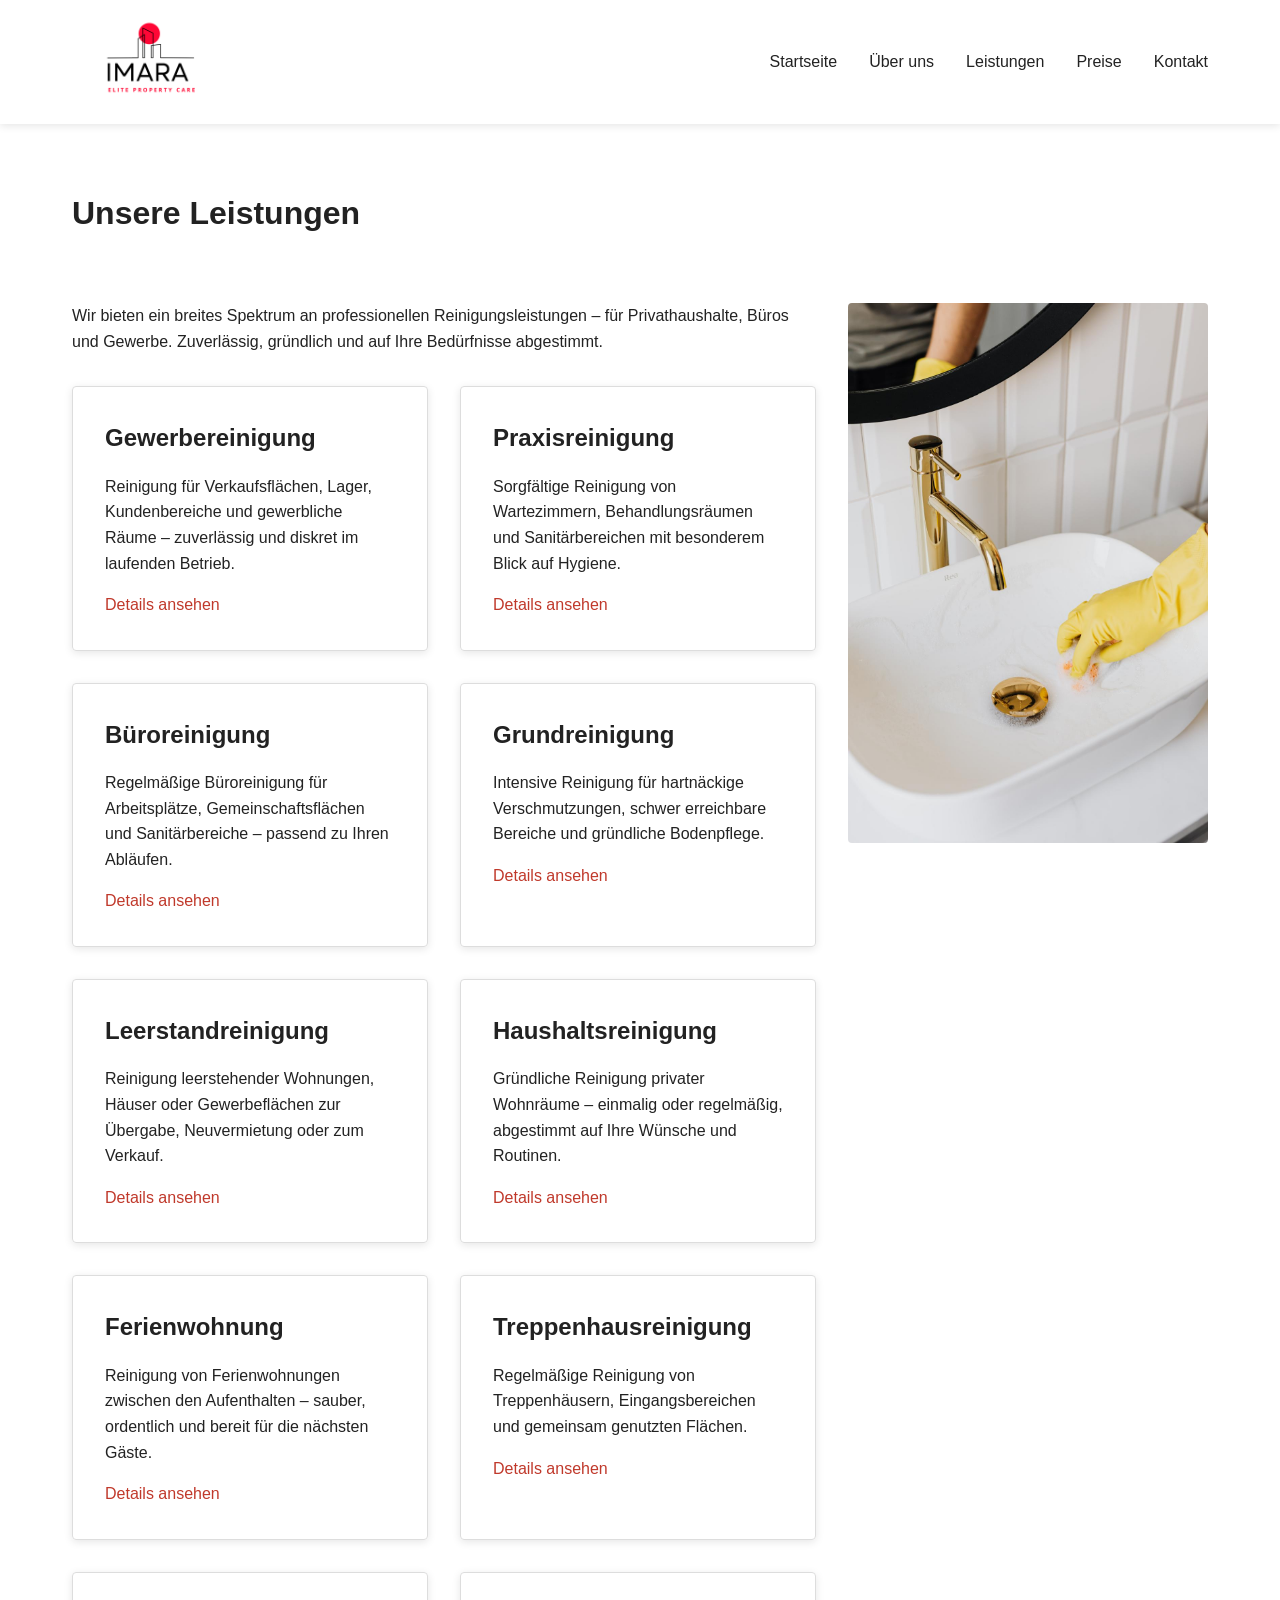
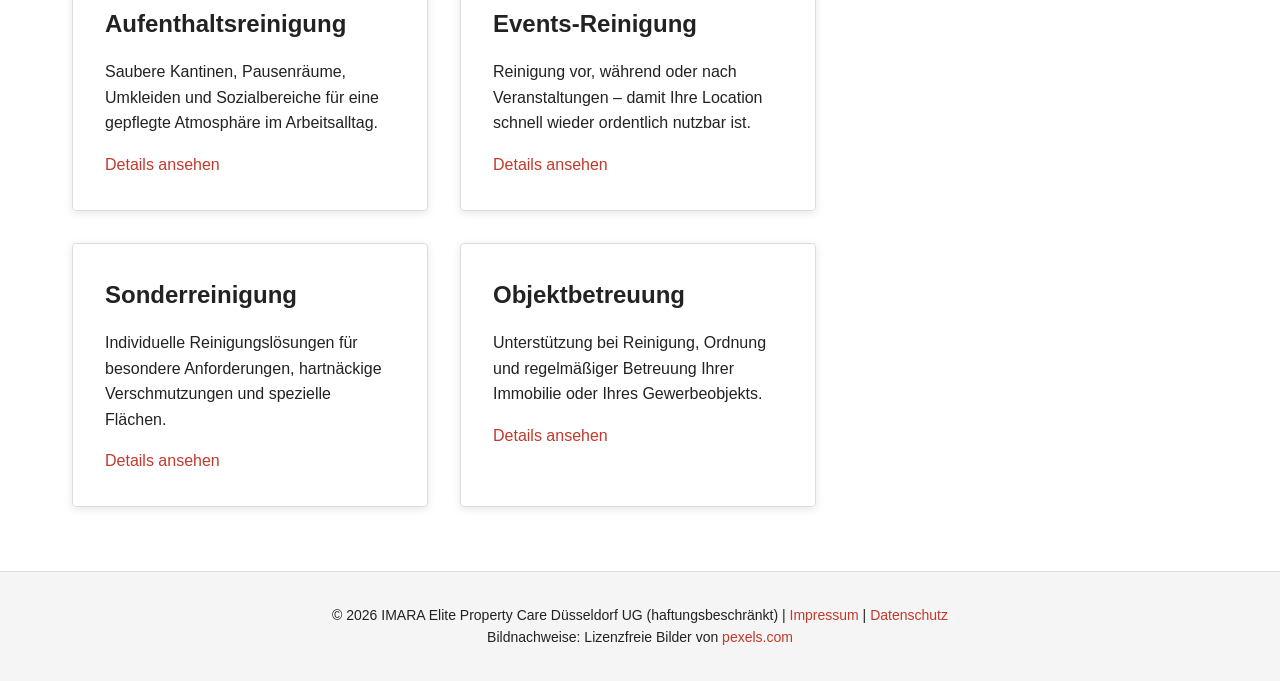
<file: services.html>
<!DOCTYPE html>
<html lang="de">
<head>
  <meta charset="UTF-8">
  <link rel="icon" href="assets/images/icons/favicon.ico" type="image/x-icon">
  <meta name="viewport" content="width=device-width, initial-scale=1.0">
  <meta name="description" content="Gewerbereinigung, Büroreinigung, Praxisreinigung, Haushaltsreinigung & mehr – IMARA Elite Property Care Düsseldorf UG (haftungsbeschränkt) bietet professionelle Reinigungsleistungen in Düsseldorf.">
  <title>Leistungen & Reinigungsservice | IMARA Elite Property Care Düsseldorf UG (haftungsbeschränkt)</title>
  <link rel="canonical" href="https://www.imara-epc.de/services.html">
  <link rel="stylesheet" href="assets/css/variables.css">
  <link rel="stylesheet" href="assets/css/style.css?v=services-layout-20260524-2">
  <link rel="stylesheet" href="assets/css/responsive.css?v=services-layout-20260524-2">
</head>
<body>
  <header>
    <nav>
      <a href="index.html"><img src="assets/images/logo/logo_imara_small.png" alt="IMARA Elite Property Care Düsseldorf UG (haftungsbeschränkt)" width="150"></a>
      <button class="nav-toggle" aria-label="Menü öffnen" aria-expanded="false">☰</button>
      <ul>
        <li><a href="index.html">Startseite</a></li>
        <li><a href="about.html">Über uns</a></li>
        <li><a href="services.html">Leistungen</a></li>
        <li><a href="pricing.html">Preise</a></li>
        <li><a href="contact.html">Kontakt</a></li>
      </ul>
    </nav>
  </header>

  <main>
    <h1>Unsere Leistungen</h1>
    <section class="services-layout services-content">
      <div class="services-copy">
        <p>Wir bieten ein breites Spektrum an professionellen Reinigungsleistungen – für Privathaushalte, Büros und Gewerbe. Zuverlässig, gründlich und auf Ihre Bedürfnisse abgestimmt.</p>
        <section class="services-grid">
          <div class="service-card" data-title="Gewerbereinigung" data-description="Ein sauberes Geschäftsumfeld ist die Visitenkarte Ihres Unternehmens. Wir sorgen dafür, dass Verkaufsflächen, Lager und Kundenbereiche stets einen glänzenden Eindruck hinterlassen. Dabei arbeiten wir effizient und diskret, um Ihren Betriebsablauf nicht zu stören.">
            <h2>Gewerbereinigung</h2>
            <p>Reinigung für Verkaufsflächen, Lager, Kundenbereiche und gewerbliche Räume – zuverlässig und diskret im laufenden Betrieb.</p>
            <button type="button" class="service-card__button">Details ansehen</button>
          </div>
          <div class="service-card" data-title="Praxisreinigung" data-description="Hygiene ist in medizinischen Einrichtungen lebenswichtig. Unsere spezialisierte Praxisreinigung erfüllt höchste Standards an Sauberkeit und Desinfektion. Wir reinigen Wartezimmer, Behandlungsräume und Sanitäranlagen mit größter Sorgfalt, damit sich Patienten und Personal sicher fühlen.">
            <h2>Praxisreinigung</h2>
            <p>Sorgfältige Reinigung von Wartezimmern, Behandlungsräumen und Sanitärbereichen mit besonderem Blick auf Hygiene.</p>
            <button type="button" class="service-card__button">Details ansehen</button>
          </div>
          <div class="service-card" data-title="Büroreinigung" data-description="Ein sauberer Arbeitsplatz fördert die Motivation und Gesundheit Ihrer Mitarbeiter. Wir kümmern uns um Staub, Abfallentsorgung und die Pflege Ihrer Büroausstattung. Ob täglich oder wöchentlich – wir halten Ihren Rücken frei für das Wesentliche.">
            <h2>Büroreinigung</h2>
            <p>Regelmäßige Büroreinigung für Arbeitsplätze, Gemeinschaftsflächen und Sanitärbereiche – passend zu Ihren Abläufen.</p>
            <button type="button" class="service-card__button">Details ansehen</button>
          </div>
          <div class="service-card" data-title="Grundreinigung" data-description="Wenn die Unterhaltsreinigung nicht mehr ausreicht, kommt unsere Grundreinigung zum Einsatz. Wir rücken hartnäckigen Verschmutzungen zu Leibe, pflegen Bodenbeläge intensiv und reinigen auch schwer zugängliche Ecken, damit alles wieder in neuem Glanz erstrahlt.">
            <h2>Grundreinigung</h2>
            <p>Intensive Reinigung für hartnäckige Verschmutzungen, schwer erreichbare Bereiche und gründliche Bodenpflege.</p>
            <button type="button" class="service-card__button">Details ansehen</button>
          </div>
          <div class="service-card" data-title="Leerstandreinigung" data-description="Nach dem Auszug ist vor dem Einzug. Wir bereiten Immobilien für die Neuvermietung oder den Verkauf vor. Von der Fensterreinigung bis zur Bodenpflege entfernen wir alle Spuren der Vornutzer, damit die Übergabe reibungslos verläuft.">
            <h2>Leerstandreinigung</h2>
            <p>Reinigung leerstehender Wohnungen, Häuser oder Gewerbeflächen zur Übergabe, Neuvermietung oder zum Verkauf.</p>
            <button type="button" class="service-card__button">Details ansehen</button>
          </div>
          <div class="service-card" data-title="Haushaltsreinigung" data-description="Gönnen Sie sich mehr Freizeit! Wir übernehmen die Reinigung Ihrer privaten Wohnräume zuverlässig und gründlich. Wir putzen, saugen und wischen ganz nach Ihren individuellen Wünschen, damit Sie sich in Ihrem Zuhause rundum wohlfühlen können.">
            <h2>Haushaltsreinigung</h2>
            <p>Gründliche Reinigung privater Wohnräume – einmalig oder regelmäßig, abgestimmt auf Ihre Wünsche und Routinen.</p>
            <button type="button" class="service-card__button">Details ansehen</button>
          </div>
          <div class="service-card" data-title="Ferienwohnung" data-description="Für Ferienwohnungen ist eine zuverlässige Reinigung zwischen den Aufenthalten besonders wichtig. Wir sorgen dafür, dass Wohnbereiche, Küche, Bad und Schlafräume sauber, ordentlich und einladend für die nächsten Gäste vorbereitet sind. Auf Wunsch stimmen wir die Reinigung flexibel auf Anreise- und Abreisezeiten ab.">
            <h2>Ferienwohnung</h2>
            <p>Reinigung von Ferienwohnungen zwischen den Aufenthalten – sauber, ordentlich und bereit für die nächsten Gäste.</p>
            <button type="button" class="service-card__button">Details ansehen</button>
          </div>
          <div class="service-card" data-title="Treppenhausreinigung" data-description="Ein gepflegtes Treppenhaus trägt zum ersten Eindruck eines Gebäudes bei. Wir reinigen Treppen, Geländer, Eingangsbereiche, Briefkastenanlagen und gemeinsam genutzte Flächen zuverlässig und regelmäßig – passend zu den Anforderungen Ihrer Immobilie.">
            <h2>Treppenhausreinigung</h2>
            <p>Regelmäßige Reinigung von Treppenhäusern, Eingangsbereichen und gemeinsam genutzten Flächen.</p>
            <button type="button" class="service-card__button">Details ansehen</button>
          </div>
          <div class="service-card" data-title="Aufenthaltsreinigung" data-description="Saubere Sozialräume sind ein Zeichen von Wertschätzung gegenüber Ihren Mitarbeitern. Wir reinigen Kantinen, Pausenräume und Umkleiden regelmäßig und gründlich, um eine angenehme und hygienische Pausenatmosphäre zu garantieren.">
            <h2>Aufenthaltsreinigung</h2>
            <p>Saubere Kantinen, Pausenräume, Umkleiden und Sozialbereiche für eine gepflegte Atmosphäre im Arbeitsalltag.</p>
            <button type="button" class="service-card__button">Details ansehen</button>
          </div>
          <div class="service-card" data-title="Events-Reinigung" data-description="Nach Ihrer Veranstaltung sorgen wir schnell und diskret für Ordnung. Egal ob Firmenjubiläum, Konzert oder private Party – wir beseitigen Müll und Verschmutzungen, damit die Location zeitnah wieder einsatzbereit ist.">
            <h2>Events-Reinigung</h2>
            <p>Reinigung vor, während oder nach Veranstaltungen – damit Ihre Location schnell wieder ordentlich nutzbar ist.</p>
            <button type="button" class="service-card__button">Details ansehen</button>
          </div>
          <div class="service-card" data-title="Sonderreinigung" data-description="Manche Aufgaben erfordern spezielles Know-how und Gerät. Ob hartnäckige Flecken oder die Aufarbeitung spezieller Bodenbeläge – unsere Sonderreinigung findet für jedes Problem die passende Lösung.">
            <h2>Sonderreinigung</h2>
            <p>Individuelle Reinigungslösungen für besondere Anforderungen, hartnäckige Verschmutzungen und spezielle Flächen.</p>
            <button type="button" class="service-card__button">Details ansehen</button>
          </div>
          <div class="service-card" data-title="Objektbetreuung" data-description="Wir behalten den Überblick über Ihre Immobilie. Neben der Reinigung kümmern wir uns im Rahmen der Objektbetreuung um die Kontrolle der Haustechnik, kleine Instandsetzungen und die allgemeine Ordnung im und um das Gebäude.">
            <h2>Objektbetreuung</h2>
            <p>Unterstützung bei Reinigung, Ordnung und regelmäßiger Betreuung Ihrer Immobilie oder Ihres Gewerbeobjekts.</p>
            <button type="button" class="service-card__button">Details ansehen</button>
          </div>
        </section>
      </div>
      <img class="services-side-img" src="assets/images/pictures/bild_4.jpg" alt="Professionelle Reinigungsleistungen von IMARA Elite Property Care Düsseldorf UG (haftungsbeschränkt)" width="1066" loading="lazy" decoding="async">
    </section>

    <div id="service-modal" class="modal-overlay" aria-hidden="true">
      <div class="modal-box" role="dialog" aria-modal="true">
        <h2 id="modal-title"></h2>
        <p id="modal-description"></p>
      </div>
    </div>
  </main>

  <footer>
    <p>&copy; 2026 IMARA Elite Property Care Düsseldorf UG (haftungsbeschränkt) | <a href="impressum.html">Impressum</a> | <a href="datenschutz.html">Datenschutz</a></p>
    <p>Bildnachweise: Lizenzfreie Bilder von <a href="https://www.pexels.com" target="_blank" rel="noopener noreferrer">pexels.com</a></p>
  </footer>

  <script src="assets/js/main.js" defer></script>
  <script src="assets/js/services-modal.js" defer></script>
</body>
</html>
</file>
<file: assets/css/variables.css>
:root {
  /* Farben */
  --color-primary: #c0392b;
  --color-primary-dark: #922b21;
  --color-secondary: #f5f5f5;
  --color-accent: #fdecea;
  --color-text: #222222;
  --color-text-light: #555555;
  --color-background: #ffffff;
  --color-border: #dddddd;

  /* Typografie */
  --font-family-base: Arial, Helvetica, sans-serif;
  --font-family-bold: Arial, Helvetica, sans-serif;
  --font-size-base: 16px;
  --font-size-sm: 0.875rem;
  --font-size-lg: 1.25rem;
  --font-size-xl: 1.5rem;
  --font-size-2xl: 2rem;
  --font-size-3xl: 2.5rem;

  /* Abstände */
  --spacing-xs: 0.25rem;
  --spacing-sm: 0.5rem;
  --spacing-md: 1rem;
  --spacing-lg: 2rem;
  --spacing-xl: 4rem;

  /* Sonstiges */
  --border-radius: 4px;
  --box-shadow: 0 2px 8px rgba(0, 0, 0, 0.1);
  --transition: 0.2s ease;
}
</file>
<file: assets/css/style.css>
*, *::before, *::after {
  box-sizing: border-box;
  margin: 0;
  padding: 0;
}

html {
  font-size: var(--font-size-base);
  scroll-behavior: smooth;
}

body {
  font-family: var(--font-family-base);
  color: var(--color-text);
  background-color: var(--color-background);
  line-height: 1.6;
}

img {
  max-width: 100%;
  height: auto;
}

/* Navigation */
header {
  background-color: var(--color-background);
  box-shadow: var(--box-shadow);
  position: sticky;
  top: 0;
  z-index: 100;
}

nav {
  max-width: 1200px;
  margin: 0 auto;
  padding: var(--spacing-md) var(--spacing-lg);
  display: flex;
  align-items: center;
  justify-content: space-between;
}

nav ul {
  list-style: none;
  display: flex;
  gap: var(--spacing-lg);
}

.nav-toggle {
  display: none;
}

nav a {
  text-decoration: none;
  color: var(--color-text);
  transition: color var(--transition);
}

nav a:hover {
  color: var(--color-primary);
}

/* Hero */
.hero {
  background-color: var(--color-accent);
  padding: var(--spacing-xl) var(--spacing-lg);
}

.hero h1 {
  font-size: var(--font-size-3xl);
  margin-bottom: var(--spacing-md);
}

/* Split-Layout: Bild + Text nebeneinander */
.layout-split {
  display: flex;
  align-items: center;
  gap: 2rem;
}

.layout-split > div {
  flex: 1;
}

.layout-split > img {
  flex: 1;
  width: 50%;
  max-width: 500px;
  border-radius: 4px;
}

/* Buttons */
.btn-primary {
  display: inline-block;
  background-color: var(--color-primary);
  color: #fff;
  padding: 0.75rem 1.5rem;
  border-radius: var(--border-radius);
  text-decoration: none;
  font-family: var(--font-family-bold);
  transition: background-color var(--transition);
  min-height: 48px;
  line-height: 1.5;
}

.btn-primary:hover {
  background-color: var(--color-primary-dark);
}

/* Sections */
main > section, main > h1, main > h2, main > p, main > address, main > ul {
  max-width: 1200px;
  margin: var(--spacing-xl) auto;
  padding: 0 var(--spacing-lg);
}

main > h2, main > p, main > address, main > ul {
  margin-top: 0;
  margin-bottom: var(--spacing-md);
}

main > ul {
  padding-left: calc(var(--spacing-lg) + 1.25rem);
}

section ul, section ol {
  padding-left: 1.25rem;
  margin-top: var(--spacing-sm);
}

h1 { font-size: var(--font-size-2xl); margin-bottom: var(--spacing-md); }
h2 { font-size: var(--font-size-xl); margin-bottom: var(--spacing-md); }

.hero-copy,
.cta-copy {
  margin-bottom: var(--spacing-md);
}

.page-intro {
  max-width: 1200px;
  margin: 0 auto var(--spacing-lg);
  padding: 0 var(--spacing-lg);
}

.contact-cta {
  margin-top: var(--spacing-md);
}

.about-layout {
  max-width: 1200px;
  margin: var(--spacing-xl) auto;
  padding: 0 var(--spacing-lg);
}

.about-layout::after {
  clear: both;
  content: "";
  display: table;
}

.services-layout {
  max-width: 1200px;
  margin: 0 auto var(--spacing-lg);
  padding: 0 var(--spacing-lg);
}

.services-content {
  align-items: start;
  display: grid;
  gap: var(--spacing-lg);
  grid-template-columns: minmax(0, 1fr) minmax(280px, 360px);
}

.about-float-img {
  border-radius: 4px;
  float: right;
  margin: 0 0 var(--spacing-lg) var(--spacing-lg);
  max-width: 500px;
  width: 45%;
}

.services-side-img {
  border-radius: 4px;
  width: 100%;
}

.services-layout .services-grid {
  grid-template-columns: repeat(2, minmax(0, 1fr));
  margin-top: var(--spacing-lg);
  padding: 0;
}

.service-card {
  min-width: 0;
}

.service-card h2 {
  overflow-wrap: anywhere;
}

.pricing-content::after {
  clear: both;
  content: "";
  display: table;
}

.pricing-content > div,
.pricing-content > section {
  margin-bottom: var(--spacing-lg);
}

.pricing-float-img {
  border-radius: 4px;
  float: right;
  margin: 0 0 var(--spacing-lg) var(--spacing-lg);
  max-width: 500px;
  width: 45%;
}

.values--spaced {
  margin-top: var(--spacing-lg);
}

/* Service-Karten */
.services-grid {
  display: grid;
  grid-template-columns: repeat(auto-fit, minmax(320px, 1fr));
  gap: var(--spacing-lg);
}

.service-card {
  border: 1px solid var(--color-border);
  border-radius: var(--border-radius);
  padding: var(--spacing-lg);
  box-shadow: var(--box-shadow);
  transition: transform var(--transition), box-shadow var(--transition);
}

.service-card:hover {
  transform: translateY(-4px);
  box-shadow: 0 6px 20px rgba(0, 0, 0, 0.15);
}

.service-card p {
  margin-bottom: var(--spacing-md);
}

.service-card__button {
  background: none;
  border: none;
  color: var(--color-primary);
  cursor: pointer;
  font-family: var(--font-family-bold);
  font-size: var(--font-size-base);
  padding: 0;
  text-align: left;
}

.service-card__button:hover {
  color: var(--color-primary-dark);
}

.service-card__button:focus-visible {
  outline: 2px solid var(--color-primary);
  outline-offset: 4px;
}

/* Modal / Popup */
.modal-overlay {
  display: none;
  position: fixed;
  inset: 0;
  z-index: 200;
  background: rgba(0, 0, 0, 0.45);
  align-items: center;
  justify-content: center;
}

.modal-overlay.modal--open {
  display: flex;
}

.modal-box {
  background: var(--color-background);
  border-radius: var(--border-radius);
  box-shadow: 0 8px 32px rgba(0, 0, 0, 0.2);
  padding: var(--spacing-lg);
  max-width: 480px;
  width: 90%;
  animation: modal-in 0.18s ease;
}

.modal-box h2 {
  color: var(--color-primary);
  margin-bottom: var(--spacing-sm);
}

@keyframes modal-in {
  from { transform: translateY(-12px); opacity: 0; }
  to   { transform: translateY(0);     opacity: 1; }
}

/* Footer */
footer {
  background-color: var(--color-secondary);
  text-align: center;
  padding: var(--spacing-lg);
  margin-top: var(--spacing-xl);
  border-top: 1px solid var(--color-border);
  font-size: var(--font-size-sm);
}

footer a {
  color: var(--color-primary);
  text-decoration: none;
}
</file>
<file: assets/css/responsive.css>
/* Mobile: bis 768px */
@media (max-width: 768px) {

  /* Navigation */
  nav ul {
    display: none;
    flex-direction: column;
    gap: 0;
    position: absolute;
    top: 100%;
    left: 0;
    right: 0;
    background-color: var(--color-background);
    box-shadow: var(--box-shadow);
    padding: var(--spacing-md);
    z-index: 99;
  }

  nav ul.is-open {
    display: flex;
  }

  nav ul li a {
    display: block;
    padding: var(--spacing-sm) 0;
  }

  .nav-toggle {
    display: block;
    background: none;
    border: none;
    cursor: pointer;
    font-size: var(--font-size-xl);
    min-height: 48px;
    min-width: 48px;
  }

  /* Typografie */
  h1 { font-size: var(--font-size-xl); }
  h2 { font-size: var(--font-size-lg); }

  .hero h1 {
    font-size: var(--font-size-2xl);
  }

  /* Split-Layouts: untereinander stapeln */
  .layout-split {
    flex-direction: column;
  }

  .layout-split > img {
    width: 100%;
    max-width: 100%;
    order: -1;
  }

  .layout-split > div {
    width: 100%;
  }

  /* Float-Bild auf about.html */
  .about-layout {
    margin: var(--spacing-lg) auto !important;
    padding: 0 var(--spacing-lg) !important;
  }

  .about-float-img {
    display: block !important;
    float: none !important;
    width: 100% !important;
    max-width: 100% !important;
    margin: 0 0 var(--spacing-lg) 0 !important;
  }

  .services-layout {
    margin: 0 auto var(--spacing-lg) !important;
    padding: 0 var(--spacing-lg) !important;
  }

  .services-content {
    display: flex !important;
    flex-direction: column !important;
  }

  .services-side-img {
    display: block !important;
    order: -1;
    width: 100% !important;
    max-width: 100% !important;
    margin: 0 0 var(--spacing-lg) 0 !important;
  }

  /* Service-Grid: 1 Spalte */
  .services-layout .services-grid {
    grid-template-columns: 1fr !important;
  }

  /* Abstände reduzieren */
  main > section, main > h1, main > h2, main > p, main > address, main > ul {
    margin-top: var(--spacing-lg);
    margin-bottom: var(--spacing-lg);
  }

  /* Buttons: volle Breite */
  .btn-primary {
    display: block;
    text-align: center;
    margin-top: var(--spacing-md);
  }

  /* Footer */
  footer {
    padding: var(--spacing-md);
  }

  .pricing-content {
    margin: var(--spacing-lg) auto !important;
    padding: 0 var(--spacing-lg) !important;
  }

  .pricing-content > .pricing-float-img {
    display: block !important;
    float: none !important;
    width: 100% !important;
    max-width: none !important;
    height: auto !important;
    margin: 0 0 var(--spacing-lg) 0 !important;
  }
}

/* Tablet: 768px – 1024px */
@media (min-width: 768px) and (max-width: 1024px) {
  .services-content {
    display: flex;
    flex-direction: column;
  }

  .services-side-img {
    order: -1;
    width: 100%;
  }

  .services-grid {
    grid-template-columns: repeat(2, 1fr);
  }
}

/* Desktop: 1024px+ */
@media (min-width: 1024px) {
  .nav-toggle {
    display: none;
  }
}
</file>
